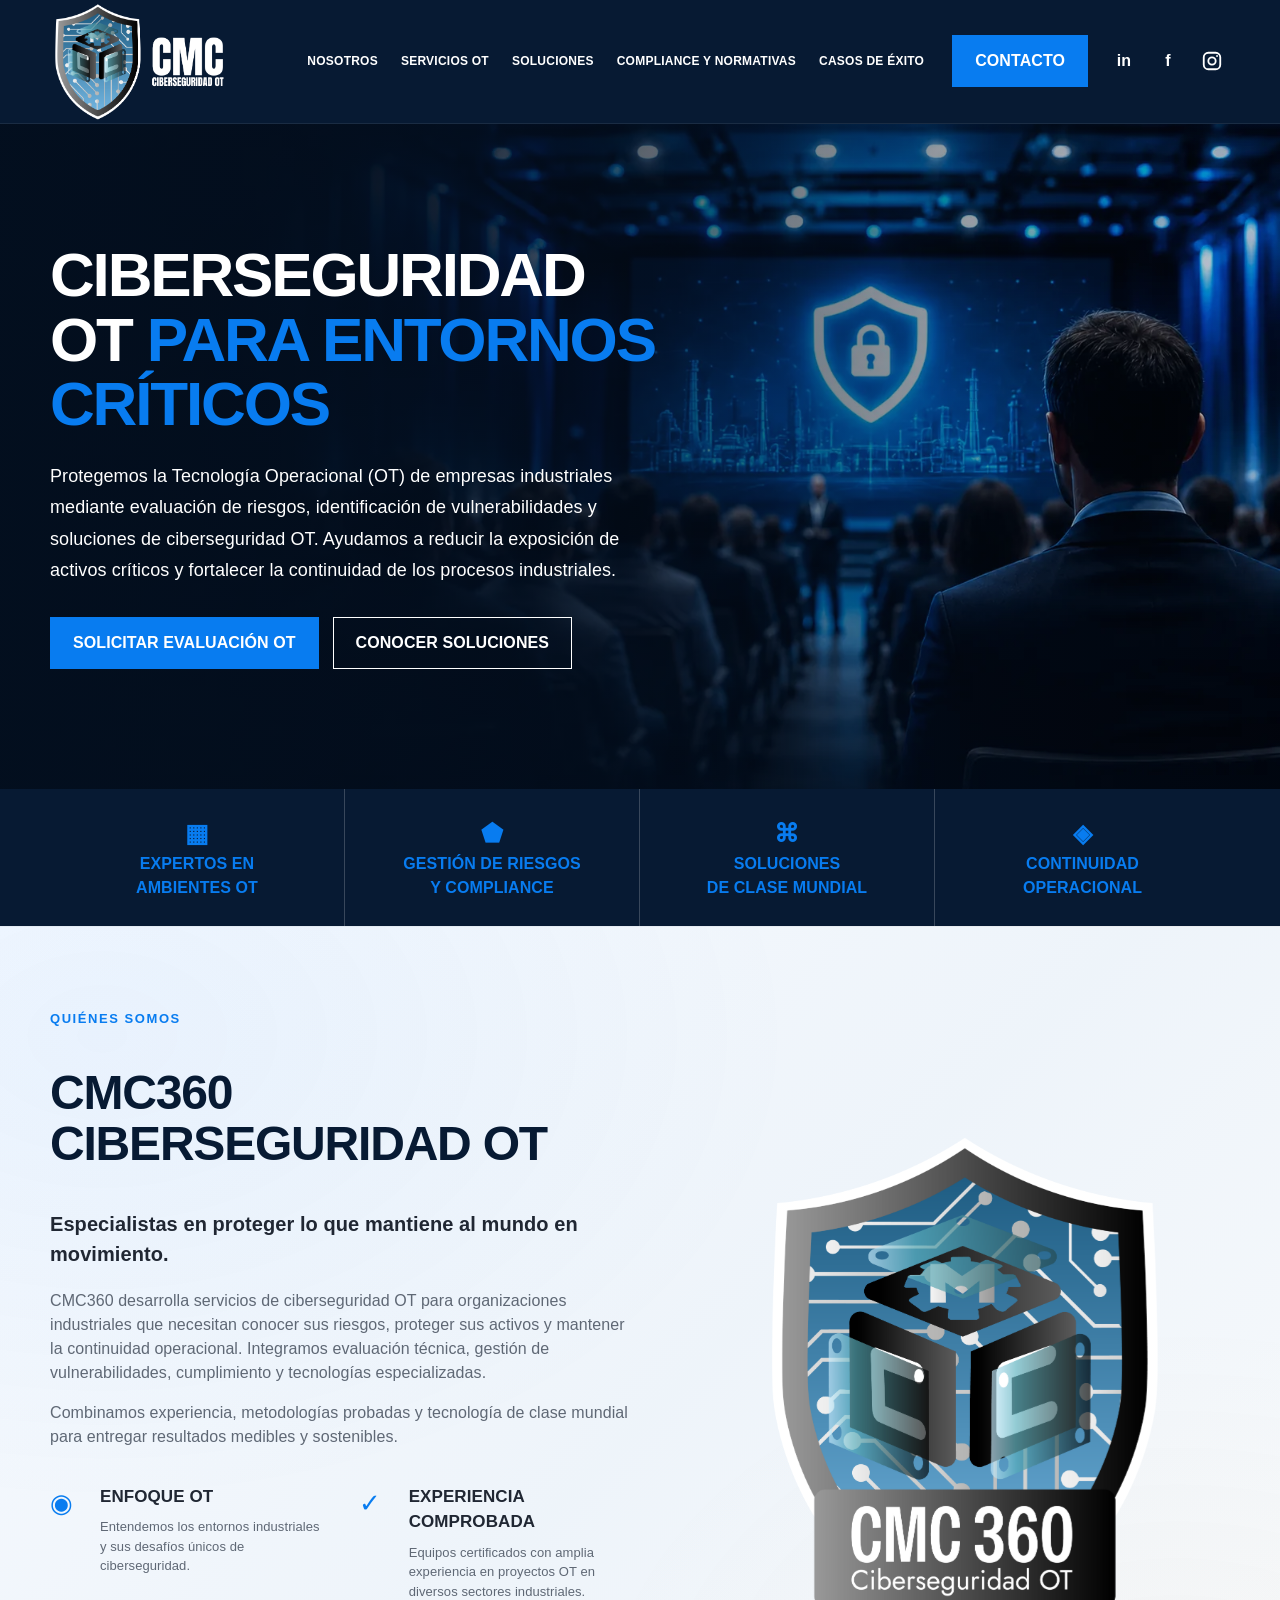
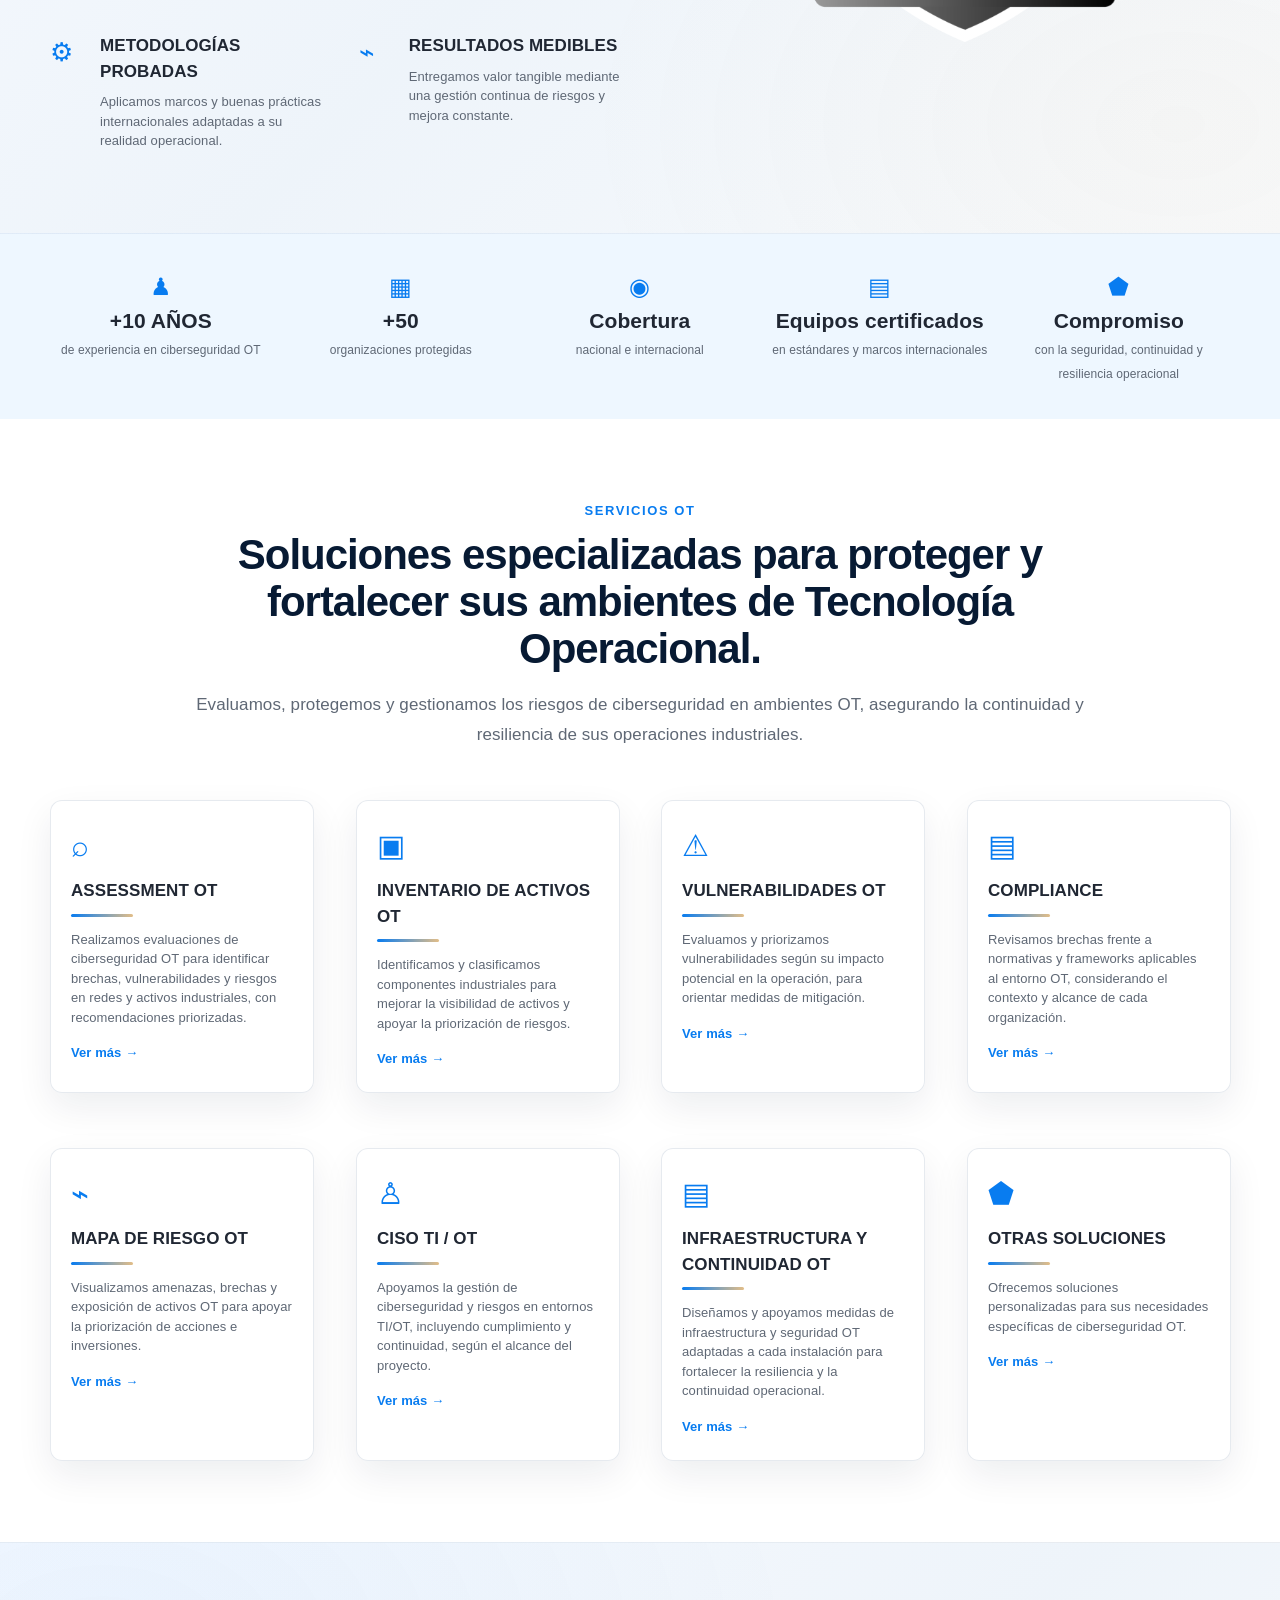
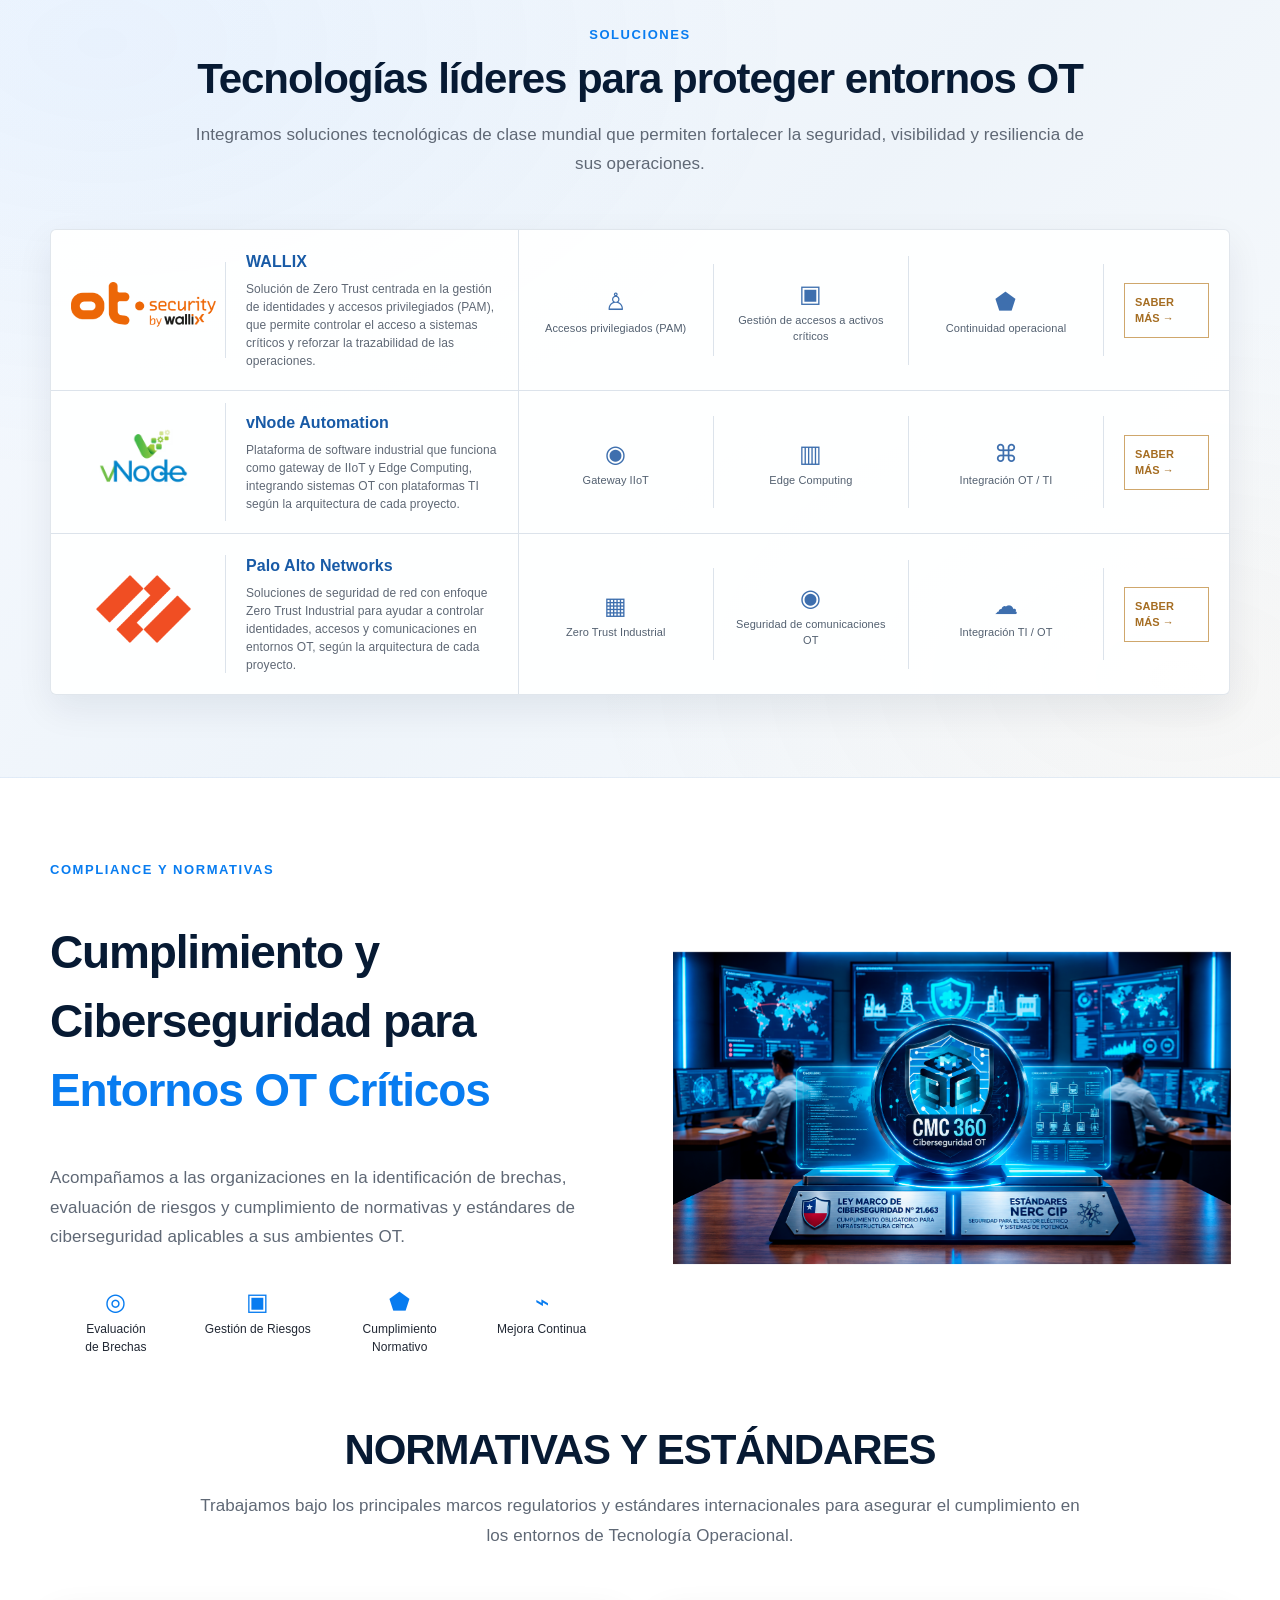
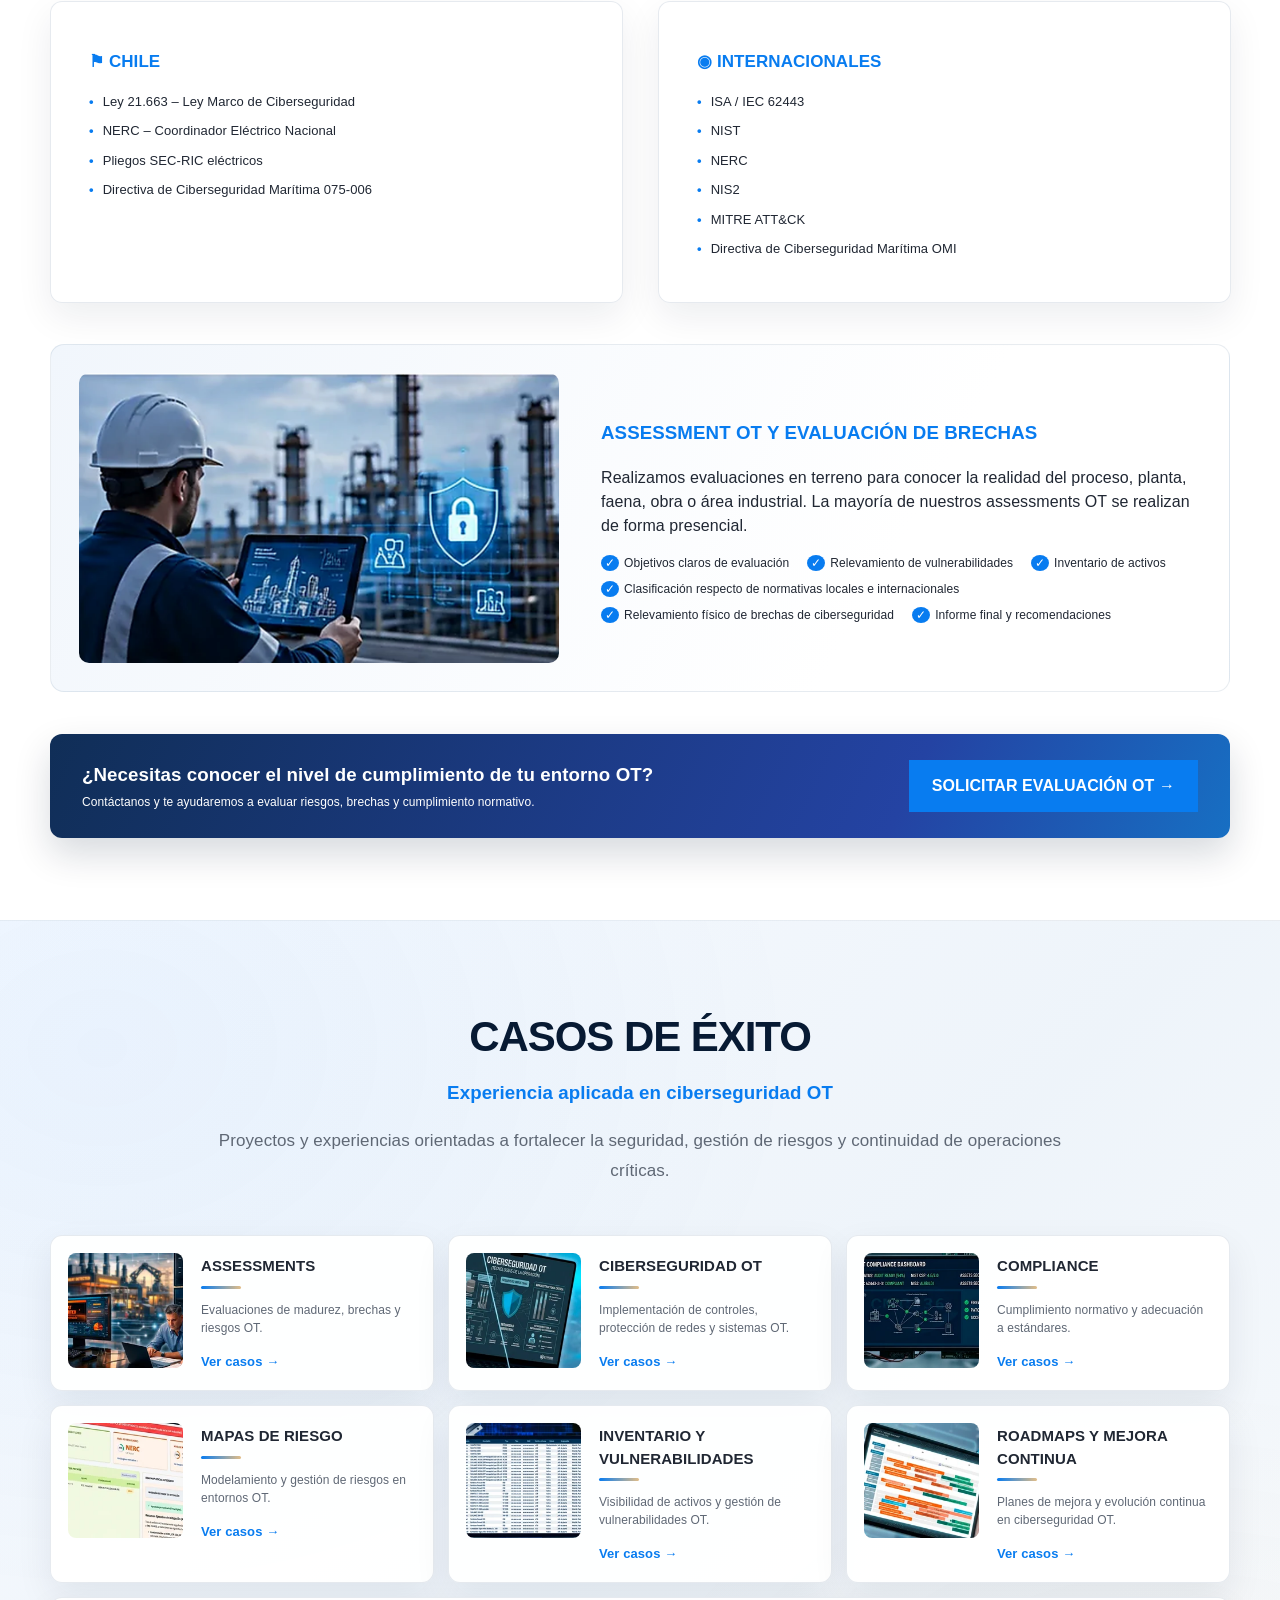
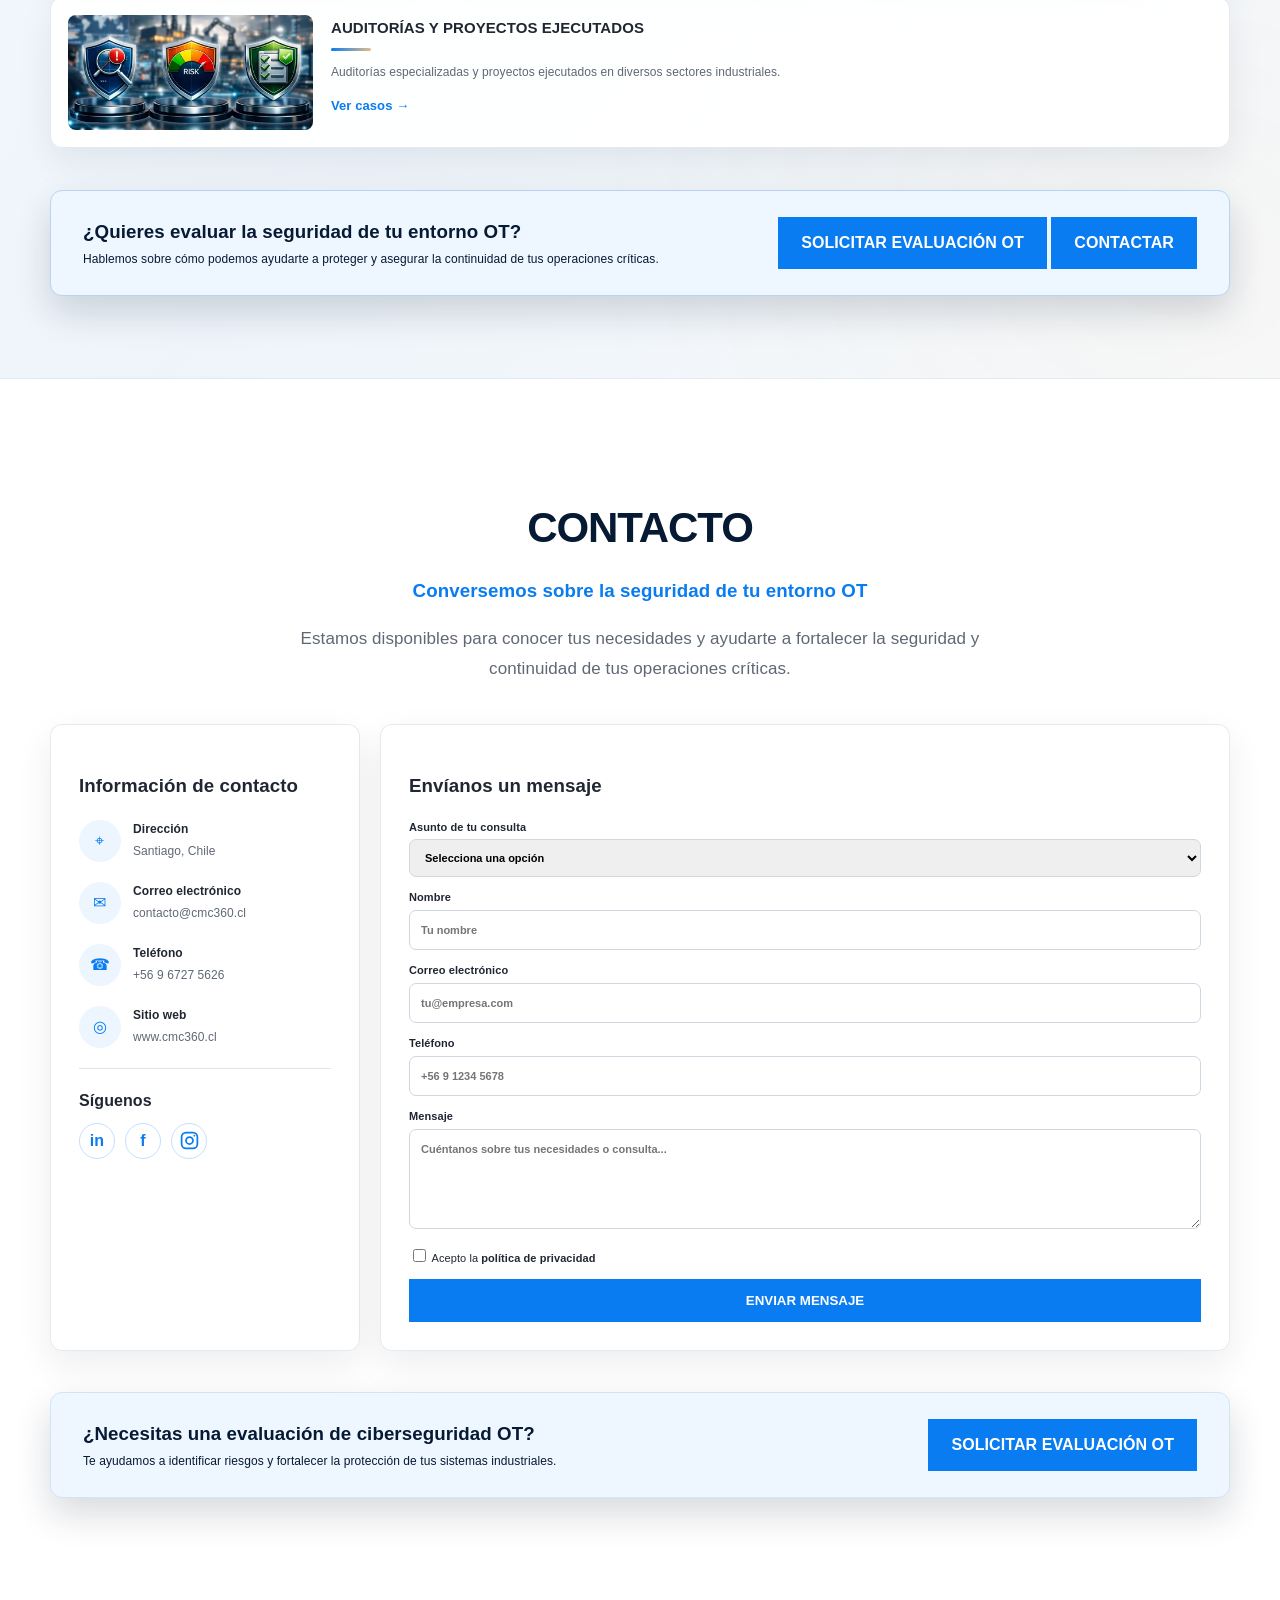
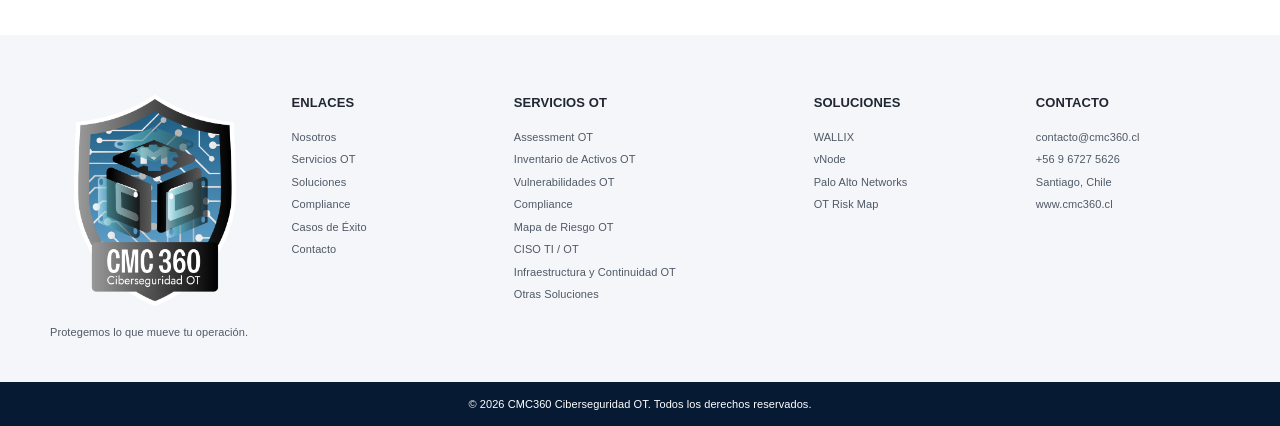
<file: index.html>
<!doctype html>
<html lang="es">

<head>
    <meta charset="utf-8">
    <meta name="viewport" content="width=device-width,initial-scale=1">

    <title>CMC360 | Ciberseguridad OT para Entornos Críticos</title>
    <meta name="description"
        content="CMC360 protege entornos industriales con ciberseguridad OT: evaluación de riesgos, vulnerabilidades, WALLIX/PAM e integración OT/TI con vNode.">
    <link rel="canonical" href="https://cmc360.cl/">
    <meta property="og:type" content="website">
    <meta property="og:site_name" content="CMC360">
    <meta property="og:title" content="CMC360 | Ciberseguridad OT para entornos críticos">
    <meta property="og:description"
        content="Protegemos la Tecnología Operacional mediante evaluación de riesgos, identificación de vulnerabilidades y soluciones especializadas para fortalecer la continuidad industrial.">
    <meta property="og:url" content="https://cmc360.cl/">
    <!-- Favicon CMC Ciberseguridad OT -->
    <link rel="icon" type="image/png" sizes="32x32" href="assets/logo-simple.png">
    <link rel="apple-touch-icon" sizes="180x180" href="assets/logo-simple.png">
    <link rel="stylesheet" href="style.css">
    <link rel="preload" as="image" href="assets/hero.webp" fetchpriority="high" media="(min-width: 761px)">
    <link rel="preload" as="image" href="assets/hero-900.webp" fetchpriority="high" media="(max-width: 760px)">
</head>

<body>

    <header>
        <div class="c nav">

            <a class="logo" href="#inicio" aria-label="CMC Ciberseguridad OT">
               <!-- <img src="assets/logo-navbar-contraste.png" alt="CMC Ciberseguridad OT" width="420" height="160">-->
                 <img src="assets/cmc360_logo_horizontal.png" alt="CMC Ciberseguridad OT" width="420" height="160">
            </a>

            <button class="toggle" type="button" aria-label="Abrir menú" aria-expanded="false">
                ☰
            </button>

            <nav class="links">
                <a href="#nosotros">Nosotros</a>
                <a href="#servicios">Servicios OT</a>
                <a href="#soluciones">Soluciones</a>
                <a href="#compliance">Compliance y Normativas</a>
                <a href="#casos">Casos de Éxito</a>
            </nav>

            <div class="nav-actions">

                <a class="btn primary contact" href="#contacto">
                    CONTACTO
                </a>

                <div class="socials">

                    <!-- LinkedIn -->
                    <a href="https://www.linkedin.com/company/cmcot/posts/" target="_blank" rel="noopener noreferrer"
                        aria-label="LinkedIn">
                        in
                    </a>

                    <!-- Facebook -->
                    <a href="https://www.facebook.com/CMCCiberseguridadOT" target="_blank" rel="noopener noreferrer"
                        aria-label="Facebook">
                        f
                    </a>

                    <!-- Instagram -->
                    <a href="https://www.instagram.com/cmc360cl/" target="_blank" rel="noopener noreferrer"
                        aria-label="Instagram">

                        <svg viewBox="0 0 24 24" aria-hidden="true">
                            <rect x="3" y="3" width="18" height="18" rx="5" fill="none" stroke="currentColor"
                                stroke-width="2" />
                            <circle cx="12" cy="12" r="4" fill="none" stroke="currentColor" stroke-width="2" />
                            <circle cx="17.5" cy="6.5" r="1" fill="currentColor" />
                        </svg>

                    </a>

                </div>

            </div>

        </div>
    </header>


    <main id="inicio">

        <!-- =====================================================
     HERO
===================================================== -->

        <section class="hero">

            <div class="c">

                <div class="hero-copy">

                    <h1>
                        CIBERSEGURIDAD OT
                        <span>PARA ENTORNOS CRÍTICOS</span>
                    </h1>

                    <p>
                        Protegemos la Tecnología Operacional (OT) de empresas industriales mediante
                        evaluación de riesgos, identificación de vulnerabilidades y soluciones de
                        ciberseguridad OT. Ayudamos a reducir la exposición de activos críticos y
                        fortalecer la continuidad de los procesos industriales.
                    </p>

                    <div class="actions">

                        <a class="btn primary" href="#contacto">
                            SOLICITAR EVALUACIÓN OT
                        </a>

                        <a class="btn secondary" href="#soluciones">
                            CONOCER SOLUCIONES
                        </a>

                    </div>

                </div>

            </div>

        </section>

        <!-- =====================================================
     PILARES
===================================================== -->

        <section class="pillars">

            <div class="c pg">

                <div class="pillar">
                    <i>▦</i>
                    EXPERTOS EN<br>
                    AMBIENTES OT
                </div>

                <div class="pillar">
                    <i>⬟</i>
                    GESTIÓN DE RIESGOS<br>
                    Y COMPLIANCE
                </div>

                <div class="pillar">
                    <i>⌘</i>
                    SOLUCIONES<br>
                    DE CLASE MUNDIAL
                </div>

                <div class="pillar">
                    <i>◈</i>
                    CONTINUIDAD<br>
                    OPERACIONAL
                </div>

            </div>

        </section>


        <!-- =====================================================
     QUIÉNES SOMOS
===================================================== -->

        <section id="nosotros" class="sec">

            <div class="c about">

                <div>

                    <div class="ey">
                        QUIÉNES SOMOS
                    </div>

                    <h2>
                        CMC360<br>
                        CIBERSEGURIDAD OT
                    </h2>

                    <h3>
                        Especialistas en proteger lo que mantiene al mundo en movimiento.
                    </h3>

                    <p>
                        CMC360 desarrolla servicios de ciberseguridad OT para organizaciones industriales
                        que necesitan conocer sus riesgos, proteger sus activos y mantener la continuidad
                        operacional. Integramos evaluación técnica, gestión de vulnerabilidades,
                        cumplimiento y tecnologías especializadas.
                    </p>

                    <p>
                        Combinamos experiencia, metodologías probadas y tecnología
                        de clase mundial para entregar resultados medibles y
                        sostenibles.
                    </p>

                    <div class="features">

                        <div class="feature">
                            <i>◉</i>
                            <div>
                                <h3>ENFOQUE OT</h3>
                                <p>
                                    Entendemos los entornos industriales y sus desafíos
                                    únicos de ciberseguridad.
                                </p>
                            </div>
                        </div>

                        <div class="feature">
                            <i>✓</i>
                            <div>
                                <h3>EXPERIENCIA COMPROBADA</h3>
                                <p>
                                    Equipos certificados con amplia experiencia en
                                    proyectos OT en diversos sectores industriales.
                                </p>
                            </div>
                        </div>

                        <div class="feature">
                            <i>⚙</i>
                            <div>
                                <h3>METODOLOGÍAS PROBADAS</h3>
                                <p>
                                    Aplicamos marcos y buenas prácticas internacionales
                                    adaptadas a su realidad operacional.
                                </p>
                            </div>
                        </div>

                        <div class="feature">
                            <i>⌁</i>
                            <div>
                                <h3>RESULTADOS MEDIBLES</h3>
                                <p>
                                    Entregamos valor tangible mediante una gestión
                                    continua de riesgos y mejora constante.
                                </p>
                            </div>
                        </div>

                    </div>

                </div>

                <div class="imgph">
                   <!-- <img src="assets/face1.webp" alt="CMC360 – Ciberseguridad OT" width="800"
                        height="800" loading="lazy" decoding="async">-->
                        <img src="assets/cmc360_logo.png" alt="Especialista en ciberseguridad OT de CMC360" width="500"
                        height="500" loading="lazy" decoding="async">
                </div>

            </div>

        </section>


        <!-- =====================================================
     ESTADÍSTICAS
===================================================== -->

        <section class="stats">

            <div class="c statsg">

                <div class="stat">
                    <i>♟</i>
                    <b>+10 AÑOS</b>
                    <span>de experiencia en ciberseguridad OT</span>
                </div>

                <div class="stat">
                    <i>▦</i>
                    <b>+50</b>
                    <span>organizaciones protegidas</span>
                </div>

                <div class="stat">
                    <i>◉</i>
                    <b>Cobertura</b>
                    <span>nacional e internacional</span>
                </div>

                <div class="stat">
                    <i>▤</i>
                    <b>Equipos certificados</b>
                    <span>en estándares y marcos internacionales</span>
                </div>

                <div class="stat">
                    <i>⬟</i>
                    <b>Compromiso</b>
                    <span>con la seguridad, continuidad y resiliencia operacional</span>
                </div>

            </div>

        </section>


        <!-- =====================================================
     SERVICIOS
===================================================== -->

        <section id="servicios" class="sec services">

            <div class="c">

                <div class="head">

                    <div class="ey">
                        SERVICIOS OT
                    </div>

                    <h2>
                        Soluciones especializadas para proteger y fortalecer
                        sus ambientes de Tecnología Operacional.
                    </h2>

                    <p class="lead">
                        Evaluamos, protegemos y gestionamos los riesgos de
                        ciberseguridad en ambientes OT, asegurando la continuidad
                        y resiliencia de sus operaciones industriales.
                    </p>

                </div>


                <div class="sg">

                    <article class="service">
                        <div class="ico">⌕</div>
                        <h3>ASSESSMENT OT</h3>
                        <p>
                            Realizamos evaluaciones de ciberseguridad OT para identificar brechas,
                            vulnerabilidades y riesgos en redes y activos industriales, con
                            recomendaciones priorizadas.
                        </p>
                        <a class="more" href="#contacto">Ver más →</a>
                    </article>

                    <article class="service">
                        <div class="ico">▣</div>
                        <h3>INVENTARIO DE ACTIVOS OT</h3>
                        <p>
                            Identificamos y clasificamos componentes industriales para mejorar la
                            visibilidad de activos y apoyar la priorización de riesgos.
                        </p>
                        <a class="more" href="#contacto">Ver más →</a>
                    </article>

                    <article class="service">
                        <div class="ico">⚠</div>
                        <h3>VULNERABILIDADES OT</h3>
                        <p>
                            Evaluamos y priorizamos vulnerabilidades según su impacto potencial en la
                            operación, para orientar medidas de mitigación.
                        </p>
                        <a class="more" href="#contacto">Ver más →</a>
                    </article>

                    <article class="service">
                        <div class="ico">▤</div>
                        <h3>COMPLIANCE</h3>
                        <p>
                            Revisamos brechas frente a normativas y frameworks aplicables al entorno OT,
                            considerando el contexto y alcance de cada organización.
                        </p>
                        <a class="more" href="#contacto">Ver más →</a>
                    </article>

                    <article class="service">
                        <div class="ico">⌁</div>
                        <h3>MAPA DE RIESGO OT</h3>
                        <p>
                            Visualizamos amenazas, brechas y exposición de activos OT para apoyar la
                            priorización de acciones e inversiones.
                        </p>
                        <a class="more" href="#contacto">Ver más →</a>
                    </article>

                    <article class="service">
                        <div class="ico">♙</div>
                        <h3>CISO TI / OT</h3>
                        <p>
                            Apoyamos la gestión de ciberseguridad y riesgos en entornos TI/OT, incluyendo
                            cumplimiento y continuidad, según el alcance del proyecto.
                        </p>
                        <a class="more" href="#contacto">Ver más →</a>
                    </article>

                    <article class="service">
                        <div class="ico">▤</div>
                        <h3>INFRAESTRUCTURA Y CONTINUIDAD OT</h3>
                        <p>
                            Diseñamos y apoyamos medidas de infraestructura y seguridad OT adaptadas a
                            cada instalación para fortalecer la resiliencia y la continuidad operacional.
                        </p>
                        <a class="more" href="#contacto">Ver más →</a>
                    </article>

                    <article class="service">
                        <div class="ico">⬟</div>
                        <h3>OTRAS SOLUCIONES</h3>
                        <p>
                            Ofrecemos soluciones personalizadas para sus
                            necesidades específicas de ciberseguridad OT.
                        </p>
                        <a class="more" href="#contacto">Ver más →</a>
                    </article>

                </div>

            </div>

        </section>


        <!-- =====================================================
     SOLUCIONES
===================================================== -->

        <section id="soluciones" class="sec">

            <div class="c">

                <div class="head">

                    <div class="ey">
                        SOLUCIONES
                    </div>

                    <h2>
                        Tecnologías líderes para proteger entornos OT
                    </h2>

                    <p class="lead">
                        Integramos soluciones tecnológicas de clase mundial
                        que permiten fortalecer la seguridad, visibilidad y
                        resiliencia de sus operaciones.
                    </p>

                </div>


                <div class="solution-list">


                    <div class="sol">

                        <div class="brand">
                          <img src="assets/WALLIX-logo.png"
     alt="WALLIX"
     width="630"
     height="315"
     loading="lazy"
     decoding="async">
                        </div>

                        <div class="main">
                            <strong>WALLIX</strong>
                            <p>
                                Solución de Zero Trust centrada en la gestión de identidades y accesos
                                privilegiados (PAM), que permite controlar el acceso a sistemas
                                críticos y reforzar la trazabilidad de las operaciones.
                            </p>
                        </div>

                        <div class="benefit">
                            <i>♙</i>
                            Accesos privilegiados (PAM)
                        </div>

                        <div class="benefit">
                            <i>▣</i>
                            Gestión de accesos a activos críticos
                        </div>

                        <div class="benefit">
                            <i>⬟</i>
                            Continuidad operacional
                        </div>

                        <div>
                            <a class="btn" href="#contacto">
                                SABER MÁS →
                            </a>
                        </div>

                    </div>


                    <div class="sol">

                        <div class="brand v">
                           <img src="assets/vNode-logo.png"
     alt="vNode Automation"
     width="630"
     height="315"
     loading="lazy"
     decoding="async">
                        </div>

                        <div class="main">
                            <strong>vNode Automation</strong>
                            <p>
                                Plataforma de software industrial que funciona como gateway de IIoT y
                                Edge Computing, integrando sistemas OT con plataformas TI
                                según la arquitectura de cada proyecto.
                            </p>
                        </div>

                        <div class="benefit">
                            <i>◉</i>
                            Gateway IIoT
                        </div>

                        <div class="benefit">
                            <i>▥</i>
                            Edge Computing
                        </div>

                        <div class="benefit">
                            <i>⌘</i>
                            Integración OT / TI
                        </div>

                        <div>
                            <a class="btn" href="#contacto">
                                SABER MÁS →
                            </a>
                        </div>

                    </div>


                    <div class="sol">

                        <div class="brand p">
                           <img src="assets/paloalto.png"
     alt="Palo Alto Networks"
     width="630"
     height="315"
     loading="lazy"
     decoding="async">
                        </div>

                        <div class="main">
                            <strong>Palo Alto Networks</strong>
                            <p>
                                Soluciones de seguridad de red con enfoque Zero Trust Industrial para
                                ayudar a controlar identidades, accesos y comunicaciones
                                en entornos OT, según la arquitectura de cada proyecto.
                            </p>
                        </div>

                        <div class="benefit">
                            <i>▦</i>
                            Zero Trust Industrial
                        </div>

                        <div class="benefit">
                            <i>◉</i>
                            Seguridad de comunicaciones OT
                        </div>

                        <div class="benefit">
                            <i>☁</i>
                            Integración TI / OT
                        </div>

                        <div>
                            <a class="btn" href="#contacto">
                                SABER MÁS →
                            </a>
                        </div>

                    </div>





                <!--  <div class="sol">

                        <div class="brand">
                       <img src="assets/security-logo.png"
     alt="SecurityGate.io"
     width="630"
     height="315"
     loading="lazy"
     decoding="async">
                        </div>

                        <div class="main">
                            <strong>SecurityGate.io</strong>
                            <p>
                                Plataforma base para soluciones de mapas de riesgos,
                                Compliance y Frameworks, con módulos propios orientados
                                al cumplimiento BIA.
                            </p>
                        </div>

                        <div class="benefit">
                            <i>♙</i>
                            Mapas de riesgos
                        </div>

                        <div class="benefit">
                            <i>⬟</i>
                            Compliance
                        </div>

                        <div class="benefit">
                            <i>✓</i>
                            Frameworks
                        </div>

                        <div>
                            <a class="btn" href="#contacto">
                                SABER MÁS →
                            </a>
                        </div>

                    </div>
                    -->

                </div>

            </div>

        </section>


        <!-- =====================================================
     COMPLIANCE
===================================================== -->

        <section id="compliance" class="sec">

            <div class="c">

                <div class="ctop">

                    <div>

                        <div class="ey">
                            COMPLIANCE Y NORMATIVAS
                        </div>

                        <h2>
                            Cumplimiento y Ciberseguridad para
                            <span>Entornos OT Críticos</span>
                        </h2>

                        <p class="lead">
                            Acompañamos a las organizaciones en la identificación
                            de brechas, evaluación de riesgos y cumplimiento de
                            normativas y estándares de ciberseguridad aplicables
                            a sus ambientes OT.
                        </p>

                        <div class="cf">

                            <div>
                                <i>◎</i>
                                Evaluación<br>
                                de Brechas
                            </div>

                            <div>
                                <i>▣</i>
                                Gestión de Riesgos
                            </div>

                            <div>
                                <i>⬟</i>
                                Cumplimiento<br>
                                Normativo
                            </div>

                            <div>
                                <i>⌁</i>
                                Mejora Continua
                            </div>

                        </div>

                    </div>

                    <div class="imgph">
                        <img src="assets/face.png" alt="Evaluación de ciberseguridad OT en entorno industrial"
                            width="1000" height="559" loading="lazy" decoding="async">
                    </div>

                </div>


                <div class="standards">

                    <div class="head">

                        <h2>
                            NORMATIVAS Y ESTÁNDARES
                        </h2>

                        <p class="lead">
                            Trabajamos bajo los principales marcos regulatorios
                            y estándares internacionales para asegurar el
                            cumplimiento en los entornos de Tecnología Operacional.
                        </p>

                    </div>


                    <div class="stdg">

                        <article class="std">

                            <h3>
                                ⚑ CHILE
                            </h3>

                            <ul>
                                <li>Ley 21.663 – Ley Marco de Ciberseguridad</li>
                                <li>NERC – Coordinador Eléctrico Nacional</li>
                                <li>Pliegos SEC-RIC eléctricos</li>
                                <li>Directiva de Ciberseguridad Marítima 075-006</li>
                            </ul>

                        </article>


                        <article class="std">

                            <h3>
                                ◉ INTERNACIONALES
                            </h3>

                            <ul>
                                <li>ISA / IEC 62443</li>
                                <li>NIST</li>
                                <li>NERC</li>
                                <li>NIS2</li>
                                <li>MITRE ATT&CK</li>
                                <li>Directiva de Ciberseguridad Marítima OMI</li>
                            </ul>

                        </article>

                    </div>

                </div>


                <div class="assessment">

                    <div class="assessment-media">
                        <img src="assets/assessment-ot.webp"
                            alt="Especialista realizando assessment de ciberseguridad OT en una instalación industrial"
                            width="1200" height="656" loading="lazy" decoding="async">
                    </div>

                    <div>

                        <h3 style="color:var(--b)">
                            ASSESSMENT OT Y EVALUACIÓN DE BRECHAS
                        </h3>

                        <p>
                            Realizamos evaluaciones en terreno para conocer
                            la realidad del proceso, planta, faena, obra o área
                            industrial. La mayoría de nuestros assessments OT
                            se realizan de forma presencial.
                        </p>

                        <ul class="checks">
                            <li>Objetivos claros de evaluación</li>
                            <li>Relevamiento de vulnerabilidades</li>
                            <li>Inventario de activos</li>
                            <li>Clasificación respecto de normativas locales e internacionales</li>
                            <li>Relevamiento físico de brechas de ciberseguridad</li>
                            <li>Informe final y recomendaciones</li>
                        </ul>

                    </div>

                </div>


                <div class="cta">

                    <div>

                        <h3>
                            ¿Necesitas conocer el nivel de cumplimiento de tu entorno OT?
                        </h3>

                        <p>
                            Contáctanos y te ayudaremos a evaluar riesgos,
                            brechas y cumplimiento normativo.
                        </p>

                    </div>

                    <a class="btn primary" href="#contacto">
                        SOLICITAR EVALUACIÓN OT →
                    </a>

                </div>

            </div>

        </section>


        <!-- =====================================================
     CASOS DE ÉXITO
===================================================== -->

        <section id="casos" class="sec">

            <div class="c">

                <div class="head">

                    <h2>
                        CASOS DE ÉXITO
                    </h2>

                    <h3 style="color:var(--b)">
                        Experiencia aplicada en ciberseguridad OT
                    </h3>

                    <p class="lead">
                        Proyectos y experiencias orientadas a fortalecer
                        la seguridad, gestión de riesgos y continuidad
                        de operaciones críticas.
                    </p>

                </div>


                <div class="casesg">

                    <article class="case">
                        <img class="case-image"
    src="assets/case-assessments-720.webp"
    srcset="assets/case-assessments-480.webp 480w, assets/case-assessments-720.webp 720w, assets/case-assessments-960.webp 960w, assets/case-assessments-1200.webp 1200w"
    sizes="(max-width: 760px) calc(100vw - 66px), 115px"
    alt="Instalación industrial evaluada durante un assessment OT" width="1200" height="500" loading="lazy" decoding="async">
                        <div>
                            <h3>ASSESSMENTS</h3>
                            <p>
                                Evaluaciones de madurez, brechas y riesgos OT.
                            </p>
                            <a class="more" href="#contacto">
                                Ver casos →
                            </a>
                        </div>
                    </article>


                    <article class="case">
                        <img class="case-image"
    src="assets/case-cybersecurity-ot-720.webp"
    srcset="assets/case-cybersecurity-ot-480.webp 480w, assets/case-cybersecurity-ot-720.webp 720w, assets/case-cybersecurity-ot-960.webp 960w, assets/case-cybersecurity-ot-1200.webp 1200w"
    sizes="(max-width: 760px) calc(100vw - 66px), 115px"
    alt="Especialista supervisando sistemas de ciberseguridad OT" width="1200" height="500" loading="lazy" decoding="async">
                        <div>
                            <h3>CIBERSEGURIDAD OT</h3>
                            <p>
                                Implementación de controles, protección de redes
                                y sistemas OT.
                            </p>
                            <a class="more" href="#contacto">
                                Ver casos →
                            </a>
                        </div>
                    </article>


                    <article class="case">
                        <img class="case-image"
    src="assets/case-compliance-720.webp"
    srcset="assets/case-compliance-480.webp 480w, assets/case-compliance-720.webp 720w, assets/case-compliance-960.webp 960w, assets/case-compliance-1200.webp 1200w"
    sizes="(max-width: 760px) calc(100vw - 66px), 115px"
    alt="Revisión de cumplimiento y controles de ciberseguridad" width="1200" height="500" loading="lazy" decoding="async">
                        <div>
                            <h3>COMPLIANCE</h3>
                            <p>
                                Cumplimiento normativo y adecuación a estándares.
                            </p>
                            <a class="more" href="#contacto">
                                Ver casos →
                            </a>
                        </div>
                    </article>


                    <article class="case">
                        <img class="case-image"
    src="assets/case-risk-map-720.webp"
    srcset="assets/case-risk-map-480.webp 480w, assets/case-risk-map-720.webp 720w, assets/case-risk-map-960.webp 960w, assets/case-risk-map-1200.webp 1200w"
    sizes="(max-width: 760px) calc(100vw - 66px), 115px"
    alt="Infraestructura industrial para análisis de riesgos OT" width="1200" height="500" loading="lazy" decoding="async">
                        <div>
                            <h3>MAPAS DE RIESGO</h3>
                            <p>
                                Modelamiento y gestión de riesgos en entornos OT.
                            </p>
                            <a class="more" href="#contacto">
                                Ver casos →
                            </a>
                        </div>
                    </article>


                    <article class="case">
                        <img class="case-image"
    src="assets/case-inventory-720.webp"
    srcset="assets/case-inventory-480.webp 480w, assets/case-inventory-720.webp 720w, assets/case-inventory-960.webp 960w, assets/case-inventory-1200.webp 1200w"
    sizes="(max-width: 760px) calc(100vw - 66px), 115px"
    alt="Inventario y visibilidad de activos en entorno OT" width="1200" height="500" loading="lazy" decoding="async">
                        <div>
                            <h3>INVENTARIO Y VULNERABILIDADES</h3>
                            <p>
                                Visibilidad de activos y gestión de vulnerabilidades OT.
                            </p>
                            <a class="more" href="#contacto">
                                Ver casos →
                            </a>
                        </div>
                    </article>


                    <article class="case">
                        <img class="case-image"
    src="assets/case-roadmaps-720.webp"
    srcset="assets/case-roadmaps-480.webp 480w, assets/case-roadmaps-720.webp 720w, assets/case-roadmaps-960.webp 960w, assets/case-roadmaps-1200.webp 1200w"
    sizes="(max-width: 760px) calc(100vw - 66px), 115px"
    alt="Especialista trabajando en mejora y continuidad operacional" width="1200" height="500" loading="lazy" decoding="async">
                        <div>
                            <h3>ROADMAPS Y MEJORA CONTINUA</h3>
                            <p>
                                Planes de mejora y evolución continua en
                                ciberseguridad OT.
                            </p>
                            <a class="more" href="#contacto">
                                Ver casos →
                            </a>
                        </div>
                    </article>


                    <article class="case wide">

                        <img class="case-image wide-image"
    src="assets/case-audits-720.webp"
    srcset="assets/case-audits-480.webp 480w, assets/case-audits-720.webp 720w, assets/case-audits-960.webp 960w, assets/case-audits-1200.webp 1200w"
    sizes="(max-width: 760px) calc(100vw - 66px), 245px"
    alt="Auditoría de ciberseguridad OT en instalación industrial" width="1200" height="500" loading="lazy" decoding="async">

                        <div>

                            <h3>
                                AUDITORÍAS Y PROYECTOS EJECUTADOS
                            </h3>

                            <p>
                                Auditorías especializadas y proyectos ejecutados
                                en diversos sectores industriales.
                            </p>

                            <a class="more" href="#contacto">
                                Ver casos →
                            </a>

                        </div>

                    </article>

                </div>


                <div class="cta" style="background:#eef6ff;color:var(--n);border:1px solid #b8d4f1">

                    <div>

                        <h3>
                            ¿Quieres evaluar la seguridad de tu entorno OT?
                        </h3>

                        <p>
                            Hablemos sobre cómo podemos ayudarte a proteger
                            y asegurar la continuidad de tus operaciones críticas.
                        </p>

                    </div>

                    <div>

                        <a class="btn primary" href="#contacto">
                            SOLICITAR EVALUACIÓN OT
                        </a>

                        <a class="btn secondary" href="#contacto">
                            CONTACTAR
                        </a>

                    </div>

                </div>

            </div>

        </section>


        <!-- =====================================================
     CONTACTO
===================================================== -->

        <section id="contacto" class="sec">

            <div class="c">

                <div class="contact-head">

                    <h2>
                        CONTACTO
                    </h2>

                    <h3>
                        Conversemos sobre la seguridad de tu entorno OT
                    </h3>

                    <p class="lead">
                        Estamos disponibles para conocer tus necesidades
                        y ayudarte a fortalecer la seguridad y continuidad
                        de tus operaciones críticas.
                    </p>

                </div>


                <div class="contactg">


                    <aside class="card">

                        <h3>
                            Información de contacto
                        </h3>

                        <div class="item">
                            <i>⌖</i>
                            <div>
                                <b>Dirección</b>
                                <span>Santiago, Chile</span>
                            </div>
                        </div>

                        <div class="item">
                            <i>✉</i>
                            <div>
                                <b>Correo electrónico</b>
                                <span>contacto@cmc360.cl</span>
                            </div>
                        </div>

                        <div class="item">
                            <i>☎</i>
                            <div>
                                <b>Teléfono</b>
                                <span>+56 9 6727 5626</span>
                            </div>
                        </div>

                        <div class="item">
                            <i>◎</i>
                            <div>
                                <b>Sitio web</b>
                                <span>www.cmc360.cl</span>
                            </div>
                        </div>

                <div class="social">

    <b>Síguenos</b>

    <div class="social-links">

        <a href="https://www.linkedin.com/company/cmcot/posts/"
           target="_blank"
           rel="noopener noreferrer"
           aria-label="LinkedIn">
            in
        </a>

        <a href="https://www.facebook.com/CMCCiberseguridadOT"
           target="_blank"
           rel="noopener noreferrer"
           aria-label="Facebook">
            f
        </a>

        <a href="https://www.instagram.com/cmc360cl/"
           target="_blank"
           rel="noopener noreferrer"
           aria-label="Instagram">
            <svg viewBox="0 0 24 24" aria-hidden="true">
                <rect x="3" y="3" width="18" height="18" rx="5"
                      fill="none"
                      stroke="currentColor"
                      stroke-width="2"/>
                <circle cx="12" cy="12" r="4"
                        fill="none"
                        stroke="currentColor"
                        stroke-width="2"/>
                <circle cx="17.5" cy="6.5" r="1"
                        fill="currentColor"/>
            </svg>
        </a>

    </div>

</div>

                    </aside>

                    <div class="card">

                        <h3>
                            Envíanos un mensaje
                        </h3>

                        <form action="https://formsubmit.co/contacto@cmc360.cl" method="POST" class="form"
                            id="contactForm">
                            <!-- Campos ocultos para geolocalización -->
                            <input type="hidden" name="ubicacion_pais" id="ubicacion_pais">
                            <input type="hidden" name="ubicacion_region" id="ubicacion_region">
                            <input type="hidden" name="ubicacion_ciudad" id="ubicacion_ciudad">
                            <input type="hidden" name="ubicacion_codigo_postal" id="ubicacion_codigo_postal">
                            <input type="hidden" name="_captcha" value="false">
                            <input type="text" name="_honey" style="display:none" tabindex="-1" autocomplete="off">
                            <input type="hidden" name="_subject" value="Nuevo contacto desde CMC360">
                            <input type="hidden" name="_next" value="https://cmc360.cl/gracias-cmc360.html">
                            <label>
                                Asunto de tu consulta
                                <select name="asunto" required>
                                    <option value="">Selecciona una opción</option>
                                    <option value="Consulta general">Consulta general</option>
                                    <option value="Evaluación de ciberseguridad OT">Evaluación de ciberseguridad OT
                                    </option>
                                    <option value="Servicios OT">Servicios OT</option>
                                    <option value="Soluciones de ciberseguridad">Soluciones de ciberseguridad</option>
                                    <option value="Compliance y normativas">Compliance y normativas</option>
                                    <option value="Otro">Otro</option>
                                </select>
                            </label>

                            <label>
                                Nombre
                                <input type="text" name="nombre" placeholder="Tu nombre" required>
                            </label>

                            <label>
                                Correo electrónico
                                <input type="email" name="email" placeholder="tu@empresa.com" required>
                            </label>

                            <label>
                                Teléfono
                                <input type="tel" name="telefono" placeholder="+56 9 1234 5678">
                            </label>

                            <label>
                                Mensaje
                                <textarea name="mensaje" placeholder="Cuéntanos sobre tus necesidades o consulta..."
                                    required minlength="20"></textarea>
                            </label>

                            <label class="check">
                                <input type="checkbox" name="privacidad" required>
                                Acepto la <b>política de privacidad</b>
                            </label>

                            <button class="btn primary" type="submit">
                                ENVIAR MENSAJE
                            </button>

                        </form>

                    </div>

                </div>


                <div class="cta" style="background:#eef6ff;color:var(--n);border:1px solid #d5e4f4">

                    <div>

                        <h3>
                            ¿Necesitas una evaluación de ciberseguridad OT?
                        </h3>

                        <p>
                            Te ayudamos a identificar riesgos y fortalecer
                            la protección de tus sistemas industriales.
                        </p>

                    </div>

                    <a class="btn secondary" href="#contacto">
                        SOLICITAR EVALUACIÓN OT
                    </a>

                </div>

            </div>

        </section>

    </main>


    <!-- =====================================================
     FOOTER
===================================================== -->

    <footer>

        <div class="c foot">

            <div>

                <div class="logo footer-logo">
                    <img src="assets/cmc360_logo.png" alt="CMC Ciberseguridad OT" width="299" height="148"
                        decoding="async">
                </div>

                <p>
                    Protegemos lo que mueve tu operación.
                </p>

            </div>


            <div>

                <h3>ENLACES</h3>

                <ul>
                    <li>Nosotros</li>
                    <li>Servicios OT</li>
                    <li>Soluciones</li>
                    <li>Compliance</li>
                    <li>Casos de Éxito</li>
                    <li>Contacto</li>
                </ul>

            </div>


            <div>

                <h3>SERVICIOS OT</h3>

                <ul>
                    <li>Assessment OT</li>
                    <li>Inventario de Activos OT</li>
                    <li>Vulnerabilidades OT</li>
                    <li>Compliance</li>
                    <li>Mapa de Riesgo OT</li>
                    <li>CISO TI / OT</li>
                    <li>Infraestructura y Continuidad OT</li>
                    <li>Otras Soluciones</li>
                </ul>

            </div>


            <div>

                <h3>SOLUCIONES</h3>

                <ul>
                    <li>WALLIX</li>
                    <li>vNode</li>
                    <li>Palo Alto Networks</li>
                    <li>OT Risk Map</li>
                <!-- <li>SecurityGate</li> -->
                </ul>

            </div>


            <div>

                <h3>CONTACTO</h3>

                <ul>
                    <li>contacto@cmc360.cl</li>
                    <li>+56 9 6727 5626</li>
                    <li>Santiago, Chile</li>
                    <li>www.cmc360.cl</li>
                </ul>

            </div>

        </div>


        <div class="copy">
            © 2026 CMC360 Ciberseguridad OT. Todos los derechos reservados.
        </div>

    </footer>


    <script src="script.js"></script>

</body>

</html>
</file>
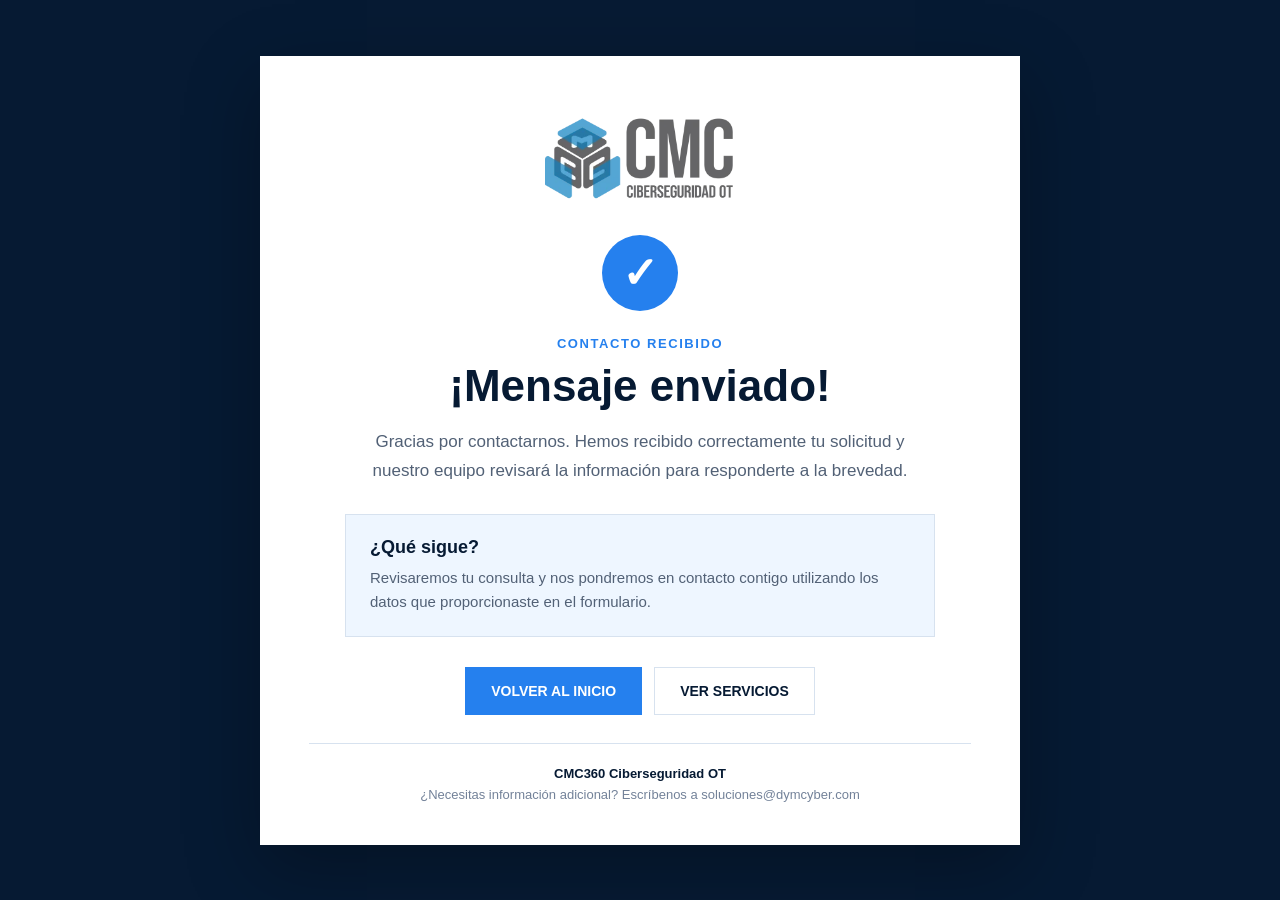
<file: gracias-cmc360.html>
<!DOCTYPE html>
<html lang="es">
<head>
    <meta charset="UTF-8">
    <meta name="viewport" content="width=device-width, initial-scale=1.0">
    <title>Mensaje enviado | CMC360 Ciberseguridad OT</title>

    <style>
        :root {
            --n: #061a33;
            --b: #2580ee;
            --bd: #d7e2ef;
            --light: #eef6ff;
            --text: #172235;
            --muted: #526176;
            --white: #ffffff;
        }

        * {
            margin: 0;
            padding: 0;
            box-sizing: border-box;
        }

        body {
            min-height: 100vh;
            font-family: Arial, Helvetica, sans-serif;
            background: var(--n);
            color: var(--text);
            display: flex;
            align-items: center;
            justify-content: center;
            padding: 32px 20px;
        }

        .thank-you {
            width: 100%;
            max-width: 760px;
            background: var(--white);
            border: 1px solid rgba(255,255,255,.12);
            box-shadow: 0 24px 70px rgba(0,0,0,.28);
            text-align: center;
            padding: 50px 48px 38px;
        }

        .logo {
            width: 190px;
            max-width: 70%;
            height: auto;
            margin-bottom: 30px;
        }

        .check {
            width: 76px;
            height: 76px;
            margin: 0 auto 25px;
            border-radius: 50%;
            background: var(--b);
            color: #fff;
            display: flex;
            align-items: center;
            justify-content: center;
            font-size: 43px;
            font-weight: 700;
        }

        .eyebrow {
            color: var(--b);
            font-size: 13px;
            font-weight: 700;
            letter-spacing: .12em;
            margin-bottom: 10px;
        }

        h1 {
            color: var(--n);
            font-size: clamp(30px, 5vw, 44px);
            line-height: 1.12;
            margin-bottom: 18px;
        }

        .message {
            max-width: 590px;
            margin: 0 auto;
            color: var(--muted);
            font-size: 17px;
            line-height: 1.7;
        }

        .info-box {
            max-width: 590px;
            margin: 28px auto 0;
            padding: 22px 24px;
            background: var(--light);
            border: 1px solid var(--bd);
            text-align: left;
        }

        .info-box h2 {
            color: var(--n);
            font-size: 18px;
            margin-bottom: 8px;
        }

        .info-box p {
            color: var(--muted);
            font-size: 15px;
            line-height: 1.6;
        }

        .buttons {
            display: flex;
            justify-content: center;
            gap: 12px;
            flex-wrap: wrap;
            margin-top: 30px;
        }

        .btn {
            min-height: 48px;
            padding: 0 25px;
            display: inline-flex;
            align-items: center;
            justify-content: center;
            text-decoration: none;
            font-size: 14px;
            font-weight: 700;
            border: 1px solid var(--b);
            transition: .2s ease;
        }

        .btn-primary {
            background: var(--b);
            color: #fff;
        }

        .btn-primary:hover {
            background: #176acb;
            border-color: #176acb;
        }

        .btn-secondary {
            background: #fff;
            color: var(--n);
            border-color: var(--bd);
        }

        .btn-secondary:hover {
            color: var(--b);
            border-color: var(--b);
        }

        .footer {
            margin-top: 28px;
            padding-top: 20px;
            border-top: 1px solid var(--bd);
            color: #738299;
            font-size: 13px;
            line-height: 1.6;
        }

        .footer strong {
            color: var(--n);
        }

        @media (max-width: 600px) {
            body {
                padding: 18px 14px;
            }

            .thank-you {
                padding: 38px 22px 30px;
            }

            .logo {
                margin-bottom: 25px;
            }

            .check {
                width: 68px;
                height: 68px;
                font-size: 38px;
                margin-bottom: 21px;
            }

            .message {
                font-size: 16px;
            }

            .info-box {
                padding: 18px;
            }

            .buttons {
                flex-direction: column;
            }

            .btn {
                width: 100%;
            }
        }
    </style>
</head>

<body>

    <main class="thank-you">

        <img
            src="assets/logo-completo.webp"
            alt="CMC360 Ciberseguridad OT"
            class="logo">

        <div class="check" aria-hidden="true">✓</div>

        <div class="eyebrow">CONTACTO RECIBIDO</div>

        <h1>¡Mensaje enviado!</h1>

        <p class="message">
            Gracias por contactarnos. Hemos recibido correctamente
            tu solicitud y nuestro equipo revisará la información
            para responderte a la brevedad.
        </p>

        <div class="info-box">
            <h2>¿Qué sigue?</h2>
            <p>
                Revisaremos tu consulta y nos pondremos en contacto
                contigo utilizando los datos que proporcionaste en el formulario.
            </p>
        </div>

        <div class="buttons">
            <a href="index.html" class="btn btn-primary">
                VOLVER AL INICIO
            </a>

            <a href="index.html#servicios" class="btn btn-secondary">
                VER SERVICIOS
            </a>
        </div>

        <div class="footer">
            <p><strong>CMC360 Ciberseguridad OT</strong></p>
            <p>
                ¿Necesitas información adicional?
                Escríbenos a soluciones@dymcyber.com
            </p>
        </div>

    </main>

</body>
</html>
</file>
<file: style.css>
:root {
  --n: #071a33;
  --b: #087cf0;
  --i: #202733;
  --m: #5f6875;
  --l: #dce3eb;
  --s: #eef7ff;
  --max: 1180px;
}

* {
  box-sizing: border-box;
}

html {
  scroll-behavior: smooth;
  width: 100%;
  overflow-x: hidden;
}

body {
  margin: 0;
  width: 100%;
  max-width: 100%;
  font-family: Arial, Helvetica, sans-serif;
  color: var(--i);
  line-height: 1.5;
  overflow-x: hidden;
}

img {
  max-width: 100%;
  height: auto;
}

a {
  text-decoration: none;
  color: inherit;
}

.c {
  width: min(calc(100% - 48px), var(--max));
  margin-left: auto;
  margin-right: auto;
}

.sec {
  padding: 82px 0;
}

.ey {
  color: var(--b);
  font-weight: 800;
  font-size: 13px;
  text-transform: uppercase;
}

.head {
  text-align: center;
  max-width: 900px;
  margin: 0 auto 50px;
}

.head h2 {
  font-size: 42px;
  line-height: 1.12;
  margin: 10px 0 18px;
}

.lead {
  color: var(--m);
  font-size: 17px;
}

.btn {
  display: inline-flex;
  align-items: center;
  justify-content: center;
  padding: 13px 22px;
  border: 1px solid var(--b);
  font-weight: 700;
}

.primary {
  background: var(--b);
  color: white;
}

.secondary {
  background: white;
  color: var(--b);
}


/* =====================================================
   HEADER
===================================================== */

/* =====================================================
   HEADER / NAVEGACIÓN
===================================================== */

header {
  background: var(--n);
  color: #fff;
  position: sticky;
  top: 0;
  z-index: 20;
  border-bottom: 1px solid rgba(255,255,255,.08);
}

.nav {
  min-height: 78px;
  display: flex;
  align-items: center;
  gap: 28px;
}

.logo {
  display: flex;
  align-items: center;
  flex: 0 0 auto;
  text-decoration: none;
}

.logo img {
  display: block;
  width: 178px;
  height: auto;
  max-width: 100%;
}

.links {
  display: flex;
  align-items: center;
  justify-content: flex-end;
  gap: 23px;
  flex: 1;

  font-size: 12px;
  font-weight: 600;
  letter-spacing: .02em;
  text-transform: uppercase;
}

.links a {
  color: #fff;
  text-decoration: none;
  white-space: nowrap;
  transition: color .2s ease;
}

.links a:hover {
  color: var(--b);
}

.contact {
  min-width: 116px;
  flex: 0 0 auto;
}

.toggle {
  display: none;
  background: transparent;
  color: #fff;
  border: 1px solid rgba(255,255,255,.7);
  padding: 8px 10px;
  cursor: pointer;
  font-size: 18px;
}/* =========================
   ACCIONES DEL HEADER
========================= */

.nav-actions {
    display: flex;
    align-items: center;
    gap: 18px;
}

/* =========================
   REDES SOCIALES
========================= */
/*social nav*/
.socials {
  display: flex;
  align-items: center;
  gap: 8px;
}

.socials a {
  width: 36px;
  height: 36px;
  display: flex;
  align-items: center;
  justify-content: center;

  color: #fff;
  background: transparent;
  border: none;
  border-radius: 0;

  text-decoration: none;
  font-family: Arial, sans-serif;
  font-size: 16px;
  font-weight: 700;

  padding: 0;

  transition:
    color .2s ease,
    transform .2s ease;
}

.socials a:hover {
  color: var(--b);
  background: transparent;
  border: none;
  transform: translateY(-1px);
}

.socials svg {
  width: 22px;
  height: 22px;
  display: block;
}
/* social contacto */
.social-links {
  display: flex;
  align-items: center;
  gap: 10px;
  margin-top: 10px;
}

.social-links a {
  width: 36px;
  height: 36px;
  display: flex;
  align-items: center;
  justify-content: center;

  color: var(--b);
  text-decoration: none;

  font-family: Arial, sans-serif;
  font-size: 16px;
  font-weight: 700;

  border: 1px solid rgba(20, 127, 245, 0.25);
  border-radius: 50%;

  transition:
    color .2s ease,
    background-color .2s ease,
    border-color .2s ease,
    transform .2s ease;
}

.social-links a:hover {
  color: #fff;
  background: var(--b);
  border-color: var(--b);
  transform: translateY(-2px);
}

.social-links svg {
  width: 21px;
  height: 21px;
}

/* =====================================================
   HERO
===================================================== */

.hero {
  width: 100%;
  min-height: 665px;
  color: #fff;

  background:
    linear-gradient(
      90deg,
      rgba(3,15,31,.96),
      rgba(3,15,31,.72) 42%,
      rgba(3,15,31,.18)
    ),
    url("assets/hero.webp") center / cover no-repeat,
    #071a33;
}

.hero .c {
  min-height: 665px;
  display: flex;
  align-items: center;
}

.hero-copy {
  max-width: 610px;
}

.hero h1 {
  font-size: 62px;
  line-height: 1.04;
  text-transform: uppercase;
  margin: 0 0 24px;
}

.hero h1 span {
  color: var(--b);
}

.hero p {
  font-size: 18px;
  max-width: 590px;
}

.actions {
  display: flex;
  gap: 14px;
  margin-top: 30px;
}

.actions .secondary {
  background: transparent;
  color: white;
  border-color: white;
}


/* =====================================================
   PILARES
===================================================== */

.pillars {
  width: 100%;
  background: var(--n);
  color: var(--b);
}

.pg {
  display: grid;
  grid-template-columns: repeat(4, 1fr);
}

.pillar {
  text-align: center;
  padding: 26px 12px;
  border-right: 1px solid #ffffff33;
  font-weight: 800;
}

.pillar:last-child {
  border: 0;
}

.pillar i {
  display: block;
  font-size: 25px;
  font-style: normal;
}


/* =====================================================
   QUIÉNES SOMOS
===================================================== */

.about {
  display: grid;
  grid-template-columns: 1.05fr .95fr;
  gap: 65px;
  align-items: center;
}

.about h2 {
  font-size: 48px;
  line-height: 1.05;
}

.about h3 {
  font-size: 20px;
}

.about p {
  color: var(--m);
}

.imgph {
  min-height: 390px;
//  background: #d7dbe1;
  display: grid;
  place-items: center;
  color: var(--b);
  font-size: 65px;
}

.features {
  display: grid;
  grid-template-columns: 1fr 1fr;
  gap: 32px;
  margin-top: 35px;
}

.feature {
  display: grid;
  grid-template-columns: 38px 1fr;
  gap: 12px;
}

.feature i {
  font-style: normal;
  color: var(--b);
  font-size: 26px;
}

.feature h3 {
  font-size: 17px;
  margin: 0 0 8px;
}

.feature p {
  font-size: 13px;
  margin: 0;
}


/* =====================================================
   ESTADÍSTICAS
===================================================== */

.stats {
  background: var(--s);
  padding: 35px 0;
}

.statsg {
  display: grid;
  grid-template-columns: repeat(5, 1fr);
  text-align: center;
  gap: 18px;
}

.stat i {
  color: var(--b);
  font-size: 24px;
  font-style: normal;
}

.stat b {
  display: block;
  font-size: 21px;
}

.stat span {
  font-size: 12px;
  color: var(--m);
}


/* =====================================================
   SERVICIOS
===================================================== */

.services {
  background: #fff;
}

.sg {
  display: grid;
  grid-template-columns: repeat(4, 1fr);
  gap: 55px 42px;
}

.service .ico {
  color: var(--b);
  font-size: 30px;
}

.service h3 {
  font-size: 17px;
  margin: 10px 0;
}

.service h3:after {
  content: "";
  display: block;
  width: 62px;
  height: 5px;
  background: var(--b);
  margin-top: 10px;
}

.service p {
  font-size: 13px;
  color: var(--m);
}

.more {
  color: var(--b);
  font-size: 13px;
  font-weight: 700;
}


/* =====================================================
   SOLUCIONES
===================================================== */

.solution-list {
  border: 1px solid var(--l);
  border-radius: 6px;
  overflow: hidden;
}

.sol {
  display: grid;
  grid-template-columns:
    175px
    1.5fr
    repeat(3, 1fr)
    125px;

  min-height: 120px;
  align-items: center;
  border-bottom: 1px solid var(--l);
}

.sol:last-child {
  border: 0;
}

.sol > div {
  padding: 20px;
  border-right: 1px solid var(--l);
}

.sol > div:last-child {
  border: 0;
}

.brand {
  text-align: center;
  font-weight: 900;
  font-size: 25px;
  color: #17365f;
}

.brand.v {
  color: #4c8e45;
}

.brand.p {
  color: #161d29;
}

.main strong {
  color: #185aa6;
}

.main p {
  font-size: 12px;
  color: var(--m);
  margin: 6px 0 0;
}

.benefit {
  text-align: center;
  font-size: 11px;
  color: #536070;
}

.benefit i {
  display: block;
  color: #3e6fae;
  font-style: normal;
  font-size: 24px;
}

.sol .btn {
  font-size: 11px;
  color: #a56d22;
  border-color: #cfa76c;
  padding: 10px;
}


/* =====================================================
   COMPLIANCE
===================================================== */

.ctop {
  display: grid;
  grid-template-columns: 1fr 1fr;
  gap: 65px;
  align-items: center;
}

.ctop h2 {
  font-size: 46px;
}

.ctop h2 span {
  color: var(--b);
}

.cf {
  display: grid;
  grid-template-columns: repeat(4, 1fr);
  text-align: center;
  gap: 10px;
  margin-top: 32px;
  font-size: 12px;
}

.cf i {
  display: block;
  color: var(--b);
  font-style: normal;
  font-size: 24px;
}

.standards {
  margin-top: 70px;
}

.stdg {
  display: grid;
  grid-template-columns: 1fr 1fr;
  gap: 35px;
}

.std {
  border: 1px solid var(--l);
  padding: 30px 38px;
}

.std h3 {
  color: var(--b);
  font-size: 17px;
}

.std ul {
  list-style: none;
  padding: 0;
  display: grid;
  gap: 10px;
  font-size: 13px;
}

.std li:before {
  content: "•";
  color: var(--b);
  font-weight: bold;
  margin-right: 9px;
}

.assessment {
  display: grid;
  grid-template-columns: 1fr 1.25fr;
  gap: 42px;
  align-items: center;
  margin-top: 42px;
}

.assessment-media {
  min-height: 290px;
  overflow: hidden;
}

.assessment-media img {
  display: block;
  width: 100%;
  height: 290px;
  object-fit: cover;
}

.checks {
  display: flex;
  flex-wrap: wrap;
  gap: 8px 18px;
  list-style: none;
  padding: 0;
  font-size: 12px;
}

.checks li:before {
  content: "✓";
  background: var(--b);
  color: #fff;
  border-radius: 50%;
  padding: 1px 4px;
  margin-right: 5px;
}

.cta {
  margin-top: 42px;
  background: #2443a3;
  color: #fff;
  padding: 26px 32px;
  display: flex;
  align-items: center;
  justify-content: space-between;
  gap: 20px;
}

.cta h3 {
  margin: 0 0 4px;
}

.cta p {
  margin: 0;
  font-size: 12px;
}

.cta .secondary {
  background: var(--b);
  color: #fff;
  border-color: var(--b);
}


/* =====================================================
   CASOS
===================================================== */

.casesg {
  display: grid;
  grid-template-columns: repeat(3, 1fr);
  gap: 14px;
}

.case {
  border: 1px solid var(--l);
  padding: 17px;
  display: grid;
  grid-template-columns: 115px 1fr;
  gap: 18px;
}

.case-image {
  display: block;
  width: 100%;
  height: 115px;
  object-fit: cover;
}

.wide-image {
  height: 115px;
}

.case h3 {
  font-size: 15px;
  margin: 2px 0 12px;
}

.case h3:after {
  content: "";
  display: block;
  width: 40px;
  height: 3px;
  background: var(--b);
  margin-top: 8px;
}

.case p {
  font-size: 12px;
  color: var(--m);
}

.wide {
  grid-column: 1 / -1;
  grid-template-columns: 245px 1fr;
}


/* =====================================================
   CONTACTO
===================================================== */

.contact-head {
  text-align: center;
  max-width: 760px;
  margin: 0 auto 40px;
}

.contact-head h2 {
  font-size: 42px;
  margin-bottom: 8px;
}

.contact-head h3 {
  color: var(--b);
}

.contactg {
  display: grid;
  grid-template-columns: 310px 1fr;
  gap: 20px;
}

.card {
  border: 1px solid var(--l);
  padding: 28px;
}

.item {
  display: grid;
  grid-template-columns: 42px 1fr;
  gap: 12px;
  margin: 20px 0;
}

.item i {
  background: #edf5ff;
  color: var(--b);
  border-radius: 50%;
  width: 42px;
  height: 42px;
  display: grid;
  place-items: center;
  font-style: normal;
}

.item b {
  display: block;
  font-size: 12px;
}

.item span {
  font-size: 12px;
  color: var(--m);
}

.social {
  border-top: 1px solid var(--l);
  padding-top: 20px;
}

.social span {
  display: inline-grid;
  place-items: center;
  border: 1px solid #adb8c5;
  width: 36px;
  height: 36px;
  margin: 8px 5px 0 0;
}

.form {
  display: grid;
  gap: 12px;
}

label {
  font-size: 11px;
  font-weight: 700;
}

input,
select,
textarea {
  width: 100%;
  margin-top: 4px;
  padding: 11px;
  border: 1px solid #cfd7e1;
  font: inherit;
}

textarea {
  min-height: 100px;
}

.row {
  display: grid;
  grid-template-columns: 1fr 1fr;
  gap: 12px;
}

.check {
  font-weight: 400;
}

.check input {
  width: auto;
}

.form .btn {
  width: 100%;
}


/* =====================================================
   FOOTER
===================================================== */

footer {
  background: #f4f6f9;
  margin-top: 55px;
}

.foot {
  display: grid;
  grid-template-columns:
    1.1fr
    1fr
    1.4fr
    1fr
    1fr;

  gap: 28px;
  padding: 45px 0 30px;
}

.footer-logo img {
  width: 210px;
}

.foot h3 {
  font-size: 13px;
}

.foot ul {
  list-style: none;
  padding: 0;
  display: grid;
  gap: 6px;
}

.foot li,
.foot p,
.foot a {
  font-size: 11px;
  color: #4f5967;
}

.copy {
  background: var(--n);
  color: #fff;
  text-align: center;
  padding: 14px;
  font-size: 11px;
}


/* =====================================================
   TABLET
===================================================== */

@media (max-width: 1050px) {

  .links {
    gap: 12px;
    font-size: 11px;
  }

  .hero h1 {
    font-size: 52px;
  }

  .sg {
    grid-template-columns: repeat(2, 1fr);
  }

  .sol {
    grid-template-columns:
      145px
      1.5fr
      repeat(3, 1fr)
      110px;
  }

  .statsg {
    grid-template-columns: repeat(3, 1fr);
  }

  .foot {
    grid-template-columns: repeat(3, 1fr);
  }
}


/* =====================================================
   MÓVIL
===================================================== */

@media (max-width: 760px) {

  html,
  body,
  header,
  main,
  footer,
  section {
    width: 100%;
    max-width: 100%;
    min-width: 0;
  }

  .c {
    width: calc(100% - 32px);
    max-width: none;
  }

  .sec {
    padding: 60px 0;
  }
  /* HEADER */

  header {
    position: relative;
  }

  .nav {
    width: calc(100% - 32px);
    min-height: 64px;
    padding: 10px 0;

    display: flex;
    align-items: center;
    justify-content: space-between;
  }

  .logo {
    margin-right: auto;
  }

  .logo img {
    width: 150px;
    height: auto;
  }

  .toggle {
    display: flex;
    align-items: center;
    justify-content: center;

    margin-left: auto;

    width: 32px;
    height: 32px;

    padding: 0;
    flex-shrink: 0;

    background: transparent;
    color: #fff;
    border: 1px solid rgba(255,255,255,.7);

    cursor: pointer;
    font-size: 18px;
  }

  .links {
    display: none;

    position: absolute;

    top: 64px;
    left: 0;
    right: 0;

    width: 100%;

    padding: 18px 16px;

    background: var(--n);

    flex-direction: column;
    align-items: flex-start;

    gap: 14px;
  }

  .links.open {
    display: flex;
    z-index: 50;
  }

  .nav-actions {
    display: none;
  }

  /* HERO */


  .hero {
    width: 100%;
    min-height: 720px;

    background-image:
      linear-gradient(
        90deg,
        rgba(3,15,31,.97) 0%,
        rgba(3,15,31,.90) 55%,
        rgba(3,15,31,.55) 100%
      ),
      url("assets/hero-900.webp");

    background-size: cover;
    background-repeat: no-repeat;
    background-position: 68% center;
  }

  .hero .c {
    width: calc(100% - 32px);
    min-height: 720px;

    display: flex;
    align-items: center;
  }

  .hero-copy {
    width: 100%;
    max-width: 100%;
  }

  .hero h1 {
    width: 100%;
    max-width: 620px;

    font-size: clamp(34px, 10vw, 44px);
    line-height: 1.06;

    margin: 0 0 20px;

    overflow-wrap: normal;
    word-break: normal;
  }

  .hero p {
    width: 100%;
    max-width: 600px;

    font-size: 16px;
    line-height: 1.55;
  }

  .actions {
    width: 100%;
    flex-direction: column;
    gap: 10px;
  }

  .actions .btn {
    width: 100%;
    min-height: 48px;
  }


  /* PILARES */

  .pg {
    grid-template-columns: 1fr;
  }

  .pillar {
    width: 100%;
    padding: 22px 16px;

    border-right: 0;
    border-bottom: 1px solid #ffffff33;
  }

  .pillar:last-child {
    border-bottom: 0;
  }


  /* QUIÉNES SOMOS */

  .about {
    grid-template-columns: 1fr;
    gap: 35px;
  }

  .about h2 {
    font-size: 36px;
  }

  .features {
    grid-template-columns: 1fr;
    gap: 24px;
  }

  .about .imgph {
    display: none;
  }


  /* ESTADÍSTICAS */

  .statsg {
    grid-template-columns: 1fr;
    gap: 0;
  }

  .stat {
    padding: 20px 0;
    border-bottom: 1px solid #dce3eb;
  }

  .stat:last-child {
    border-bottom: 0;
  }


  /* SERVICIOS */

  .sg {
    grid-template-columns: 1fr;
    gap: 35px;
  }


  /* SOLUCIONES */

  .solution-list {
    border: 0;
    overflow: visible;
  }

  .sol {
    display: block;

    width: 100%;

    margin-bottom: 14px;

    min-height: 0;

    border: 1px solid var(--l);
    border-radius: 6px;
  }

  .sol > div {
    width: 100%;

    padding: 16px 18px;

    border-right: 0;
    border-bottom: 1px solid var(--l);
  }

  .sol > div:last-child {
    border-bottom: 0;
  }

  .brand,
  .benefit {
    text-align: left;
  }


  /* COMPLIANCE */

  .ctop {
    grid-template-columns: 1fr;
    gap: 35px;
  }

  .ctop h2 {
    font-size: 36px;
  }

  .cf {
    grid-template-columns: 1fr 1fr;
  }

  .stdg {
    grid-template-columns: 1fr;
  }

  .assessment {
    grid-template-columns: 1fr;
  }

  .assessment-media {
    display: block;
  }

  .assessment-media img {
    height: 230px;
  }


  /* CASOS */

  .casesg {
    grid-template-columns: 1fr;
  }

  .case {
    grid-template-columns: 1fr;
  }

  .case-image {
    height: 190px;
  }

  .wide-image {
    height: 190px;
  }

  .wide {
    grid-column: auto;
  }


  /* CONTACTO */

  .contactg {
    grid-template-columns: 1fr;
  }

  .row {
    grid-template-columns: 1fr;
  }


  /* CTA */

  .cta {
    flex-direction: column;
    align-items: stretch;
    padding: 24px 20px;
  }

  .cta .btn {
    width: 100%;
  }


  /* FOOTER */

  .foot {
    grid-template-columns: 1fr;
    gap: 20px;
  }

  .footer-logo img {
    width: 190px;
  }

}


/* =====================================================
   MÓVILES PEQUEÑOS
===================================================== */

@media (max-width: 450px) {

  .c,
  .nav,
  .hero .c {
    width: calc(100% - 28px);
  }

  .logo img {
    width: 142px;
  }

  .hero {
    min-height: 690px;
    background-position: 72% center;
  }

  .hero .c {
    min-height: 690px;
  }

  .hero h1 {
    font-size: clamp(32px, 10.5vw, 40px);
  }

  .hero p {
    font-size: 15px;
  }

  .cf {
    grid-template-columns: 1fr;
  }

  .sec {
    padding: 54px 0;
  }

}


/* =====================================================
   CMC360 · CAPA VISUAL Y MICROINTERACCIONES
   Enriquecimiento visual sin alterar la estructura
===================================================== */

:root {
  --surface-soft: #f3f7fc;
  --surface-blue: #edf4fb;
  --accent-warm: #d7a45a;
  --shadow-soft: 0 14px 36px rgba(7, 26, 51, .075);
}

body {
  background: #fff;
  font-family: "Segoe UI", Arial, Helvetica, sans-serif;
  letter-spacing: .005em;
}

html {
  scroll-padding-top: 88px;
}

section[id] {
  scroll-margin-top: 88px;
}

.sec {
  position: relative;
  isolation: isolate;
}

#nosotros,
#soluciones,
#casos {
  background:
    radial-gradient(ellipse at 8% 12%, rgba(8, 124, 240, .055), transparent 42%),
    radial-gradient(ellipse at 92% 88%, rgba(215, 164, 90, .045), transparent 36%),
    linear-gradient(135deg, #f7faff 0%, #eef4fa 52%, #f8fafc 100%);
  border-top: 1px solid rgba(8, 66, 125, .055);
  border-bottom: 1px solid rgba(8, 66, 125, .055);
}

#servicios,
#compliance,
#contacto {
  background: #fff;
}

#nosotros .about,
#servicios .service,
#soluciones .solution-list,
#compliance .std,
#casos .case,
#contacto .card {
  position: relative;
}

#servicios .service,
#compliance .std,
#casos .case,
#contacto .card {
  background: rgba(255, 255, 255, .94);
  border: 1px solid rgba(13, 55, 99, .10);
  box-shadow: var(--shadow-soft);
  border-radius: 12px;
  transition: transform .28s ease, box-shadow .28s ease, border-color .28s ease;
}

#servicios .service {
  padding: 22px 20px;
}

#servicios .service:hover,
#compliance .std:hover,
#casos .case:hover,
#contacto .card:hover {
  transform: translateY(-5px);
  box-shadow: 0 20px 42px rgba(7, 26, 51, .12);
  border-color: rgba(8, 124, 240, .28);
}

#servicios .service h3:after,
#casos .case h3:after {
  height: 3px;
  border-radius: 99px;
  background: linear-gradient(90deg, var(--b), rgba(215, 164, 90, .72));
}

#soluciones .solution-list {
  background: rgba(255,255,255,.92);
  border-color: rgba(13,55,99,.12);
  box-shadow: var(--shadow-soft);
}

#soluciones .sol {
  transition: background-color .25s ease;
}

#soluciones .sol:hover {
  background: #f7faff;
}

#soluciones .brand img {
  max-width: 145px;
  max-height: 68px;
  object-fit: contain;
}

#compliance .std {
  border-radius: 12px;
}

#compliance .assessment {
  padding: 28px;
  border-radius: 14px;
  background: linear-gradient(120deg, #f1f6fc, #ffffff 70%);
  border: 1px solid rgba(13,55,99,.09);
}

#compliance .assessment-media img {
  border-radius: 10px;
}

#casos .case {
  border-radius: 12px;
  overflow: hidden;
}

#casos .case-image {
  border-radius: 8px;
}

#contacto .card {
  border-radius: 12px;
}

.head h2,
.about h2,
.ctop h2,
.contact-head h2 {
  letter-spacing: -.025em;
  color: var(--n);
}

.ey {
  letter-spacing: .12em;
}

.hero h1 {
  letter-spacing: -.035em;
  text-wrap: balance;
}

.hero p,
.lead {
  line-height: 1.75;
}

.btn,
.more,
.links a {
  transition: color .22s ease, background-color .22s ease, border-color .22s ease, transform .22s ease, box-shadow .22s ease;
}

.btn:hover {
  transform: translateY(-2px);
  box-shadow: 0 9px 22px rgba(8, 124, 240, .18);
}

.pillar {
  transition: color .22s ease, background-color .22s ease;
}

.pillar:hover {
  color: #fff;
  background: rgba(255,255,255,.055);
}

.cta {
  border-radius: 12px;
  background: linear-gradient(115deg, #102e57, #2443a3 72%, #176fc3);
  box-shadow: 0 16px 36px rgba(7, 26, 51, .16);
}

input,
select,
textarea {
  border-radius: 7px;
  transition: border-color .2s ease, box-shadow .2s ease;
}

input:focus,
select:focus,
textarea:focus {
  outline: none;
  border-color: var(--b);
  box-shadow: 0 0 0 3px rgba(8,124,240,.12);
}

:focus-visible {
  outline: 3px solid rgba(8,124,240,.55);
  outline-offset: 3px;
}

/* Aparición progresiva al entrar en pantalla */
.js-reveal {
  opacity: 0;
  transform: translateY(22px);
  transition: opacity .72s ease, transform .72s cubic-bezier(.2,.7,.2,1);
  will-change: opacity, transform;
}

.js-reveal.is-visible {
  opacity: 1;
  transform: translateY(0);
}

.js-reveal[data-reveal-delay="1"] { transition-delay: .08s; }
.js-reveal[data-reveal-delay="2"] { transition-delay: .16s; }
.js-reveal[data-reveal-delay="3"] { transition-delay: .24s; }

@media (max-width: 760px) {
  html { scroll-padding-top: 68px; }
  section[id] { scroll-margin-top: 68px; }

  #nosotros,
  #soluciones,
  #casos {
    background:
      radial-gradient(ellipse at 12% 8%, rgba(8,124,240,.045), transparent 48%),
      linear-gradient(180deg, #f5f8fc 0%, #eef4fa 55%, #f7f9fc 100%);
  }

  #servicios .service {
    padding: 20px 18px;
  }

  #compliance .assessment {
    padding: 18px;
  }

  #servicios .service:hover,
  #compliance .std:hover,
  #casos .case:hover,
  #contacto .card:hover {
    transform: none;
  }

  .js-reveal {
    transform: translateY(14px);
    transition-duration: .55s;
  }
}

@media (prefers-reduced-motion: reduce) {
  html { scroll-behavior: auto; }
  *, *::before, *::after {
    scroll-behavior: auto !important;
    transition-duration: .01ms !important;
    animation-duration: .01ms !important;
    animation-iteration-count: 1 !important;
  }
  .js-reveal {
    opacity: 1;
    transform: none;
    will-change: auto;
  }
}
</file>
